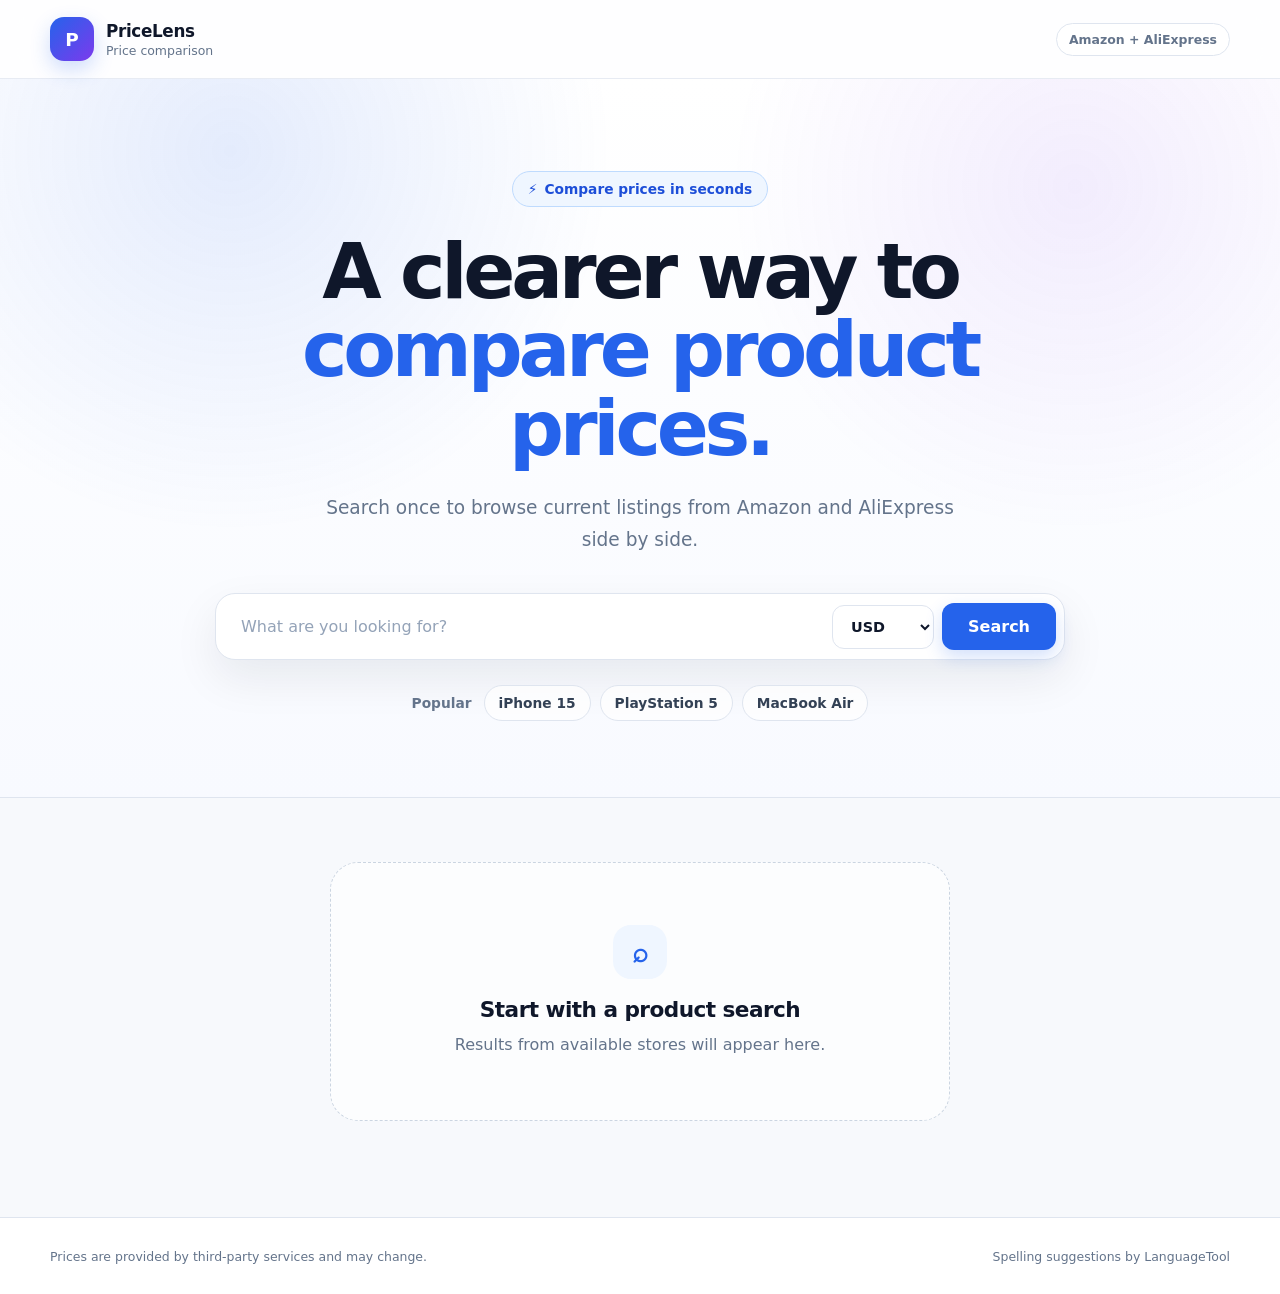
<file: PriceComparatorUI/index.html>
<!DOCTYPE html>
<html lang="en">
<head>
    <meta charset="UTF-8">
    <meta name="viewport" content="width=device-width, initial-scale=1.0">
    <meta name="description" content="Compare product prices from Amazon and AliExpress in one place.">
    <title>PriceLens | Price Comparator</title>
    <link rel="stylesheet" href="./assets/styles/main.css">
</head>
<body>
    <header class="header">
        <div class="container header-content">
            <a class="logo" href="./" aria-label="PriceLens home">
                <span class="logo-box" aria-hidden="true">P</span>
                <span class="logo-text">
                    <strong>PriceLens</strong>
                    <small>Price comparison</small>
                </span>
            </a>
            <span class="header-note">Amazon + AliExpress</span>
        </div>
    </header>

    <main>
        <section class="hero">
            <div class="container hero-content">
                <p class="hero-badge"><span aria-hidden="true">⚡</span> Compare prices in seconds</p>
                <h1 class="hero-title">A clearer way to<br><span>compare product prices.</span></h1>
                <p class="hero-description">
                    Search once to browse current listings from Amazon and AliExpress side by side.
                </p>

                <form class="search-box" id="searchForm" novalidate>
                    <label class="sr-only" for="searchInput">Product to search for</label>
                    <input
                        type="search"
                        class="search-input"
                        id="searchInput"
                        placeholder="What are you looking for?"
                        autocomplete="off"
                        minlength="2"
                        maxlength="100"
                        required
                    >

                    <label class="sr-only" for="currencySelect">Display currency</label>
                    <select class="currency-select" id="currencySelect" aria-label="Display currency">
                        <option value="USD">USD</option>
                        <option value="ILS">ILS</option>
                        <option value="EUR">EUR</option>
                    </select>

                    <button class="primary-btn search-btn" id="searchBtn" type="submit">Search</button>
                </form>

                <div class="popular-searches" aria-label="Popular searches">
                    <span class="popular-label">Popular</span>
                    <button class="popular-tag" type="button">iPhone 15</button>
                    <button class="popular-tag" type="button">PlayStation 5</button>
                    <button class="popular-tag" type="button">MacBook Air</button>
                </div>
            </div>
        </section>

        <section class="results-section" aria-labelledby="resultsTitle">
            <div class="container">
                <div class="results-header" id="resultsHeader" hidden>
                    <div>
                        <p class="eyebrow">Comparison results</p>
                        <h2 id="resultsTitle">Products</h2>
                    </div>
                    <p class="result-count" id="resultCount"></p>
                </div>
                <div class="results-notice" id="resultsNotice" role="status" hidden></div>
                <div class="results-grid" id="resultsGrid" aria-live="polite"></div>
            </div>
        </section>
    </main>

    <footer class="footer">
        <div class="container footer-content">
            <p>Prices are provided by third-party services and may change.</p>
            <a href="https://languagetool.org" target="_blank" rel="noopener noreferrer">
                Spelling suggestions by LanguageTool
            </a>
        </div>
    </footer>

    <script type="module" src="./assets/js/main.js"></script>
</body>
</html>
</file>
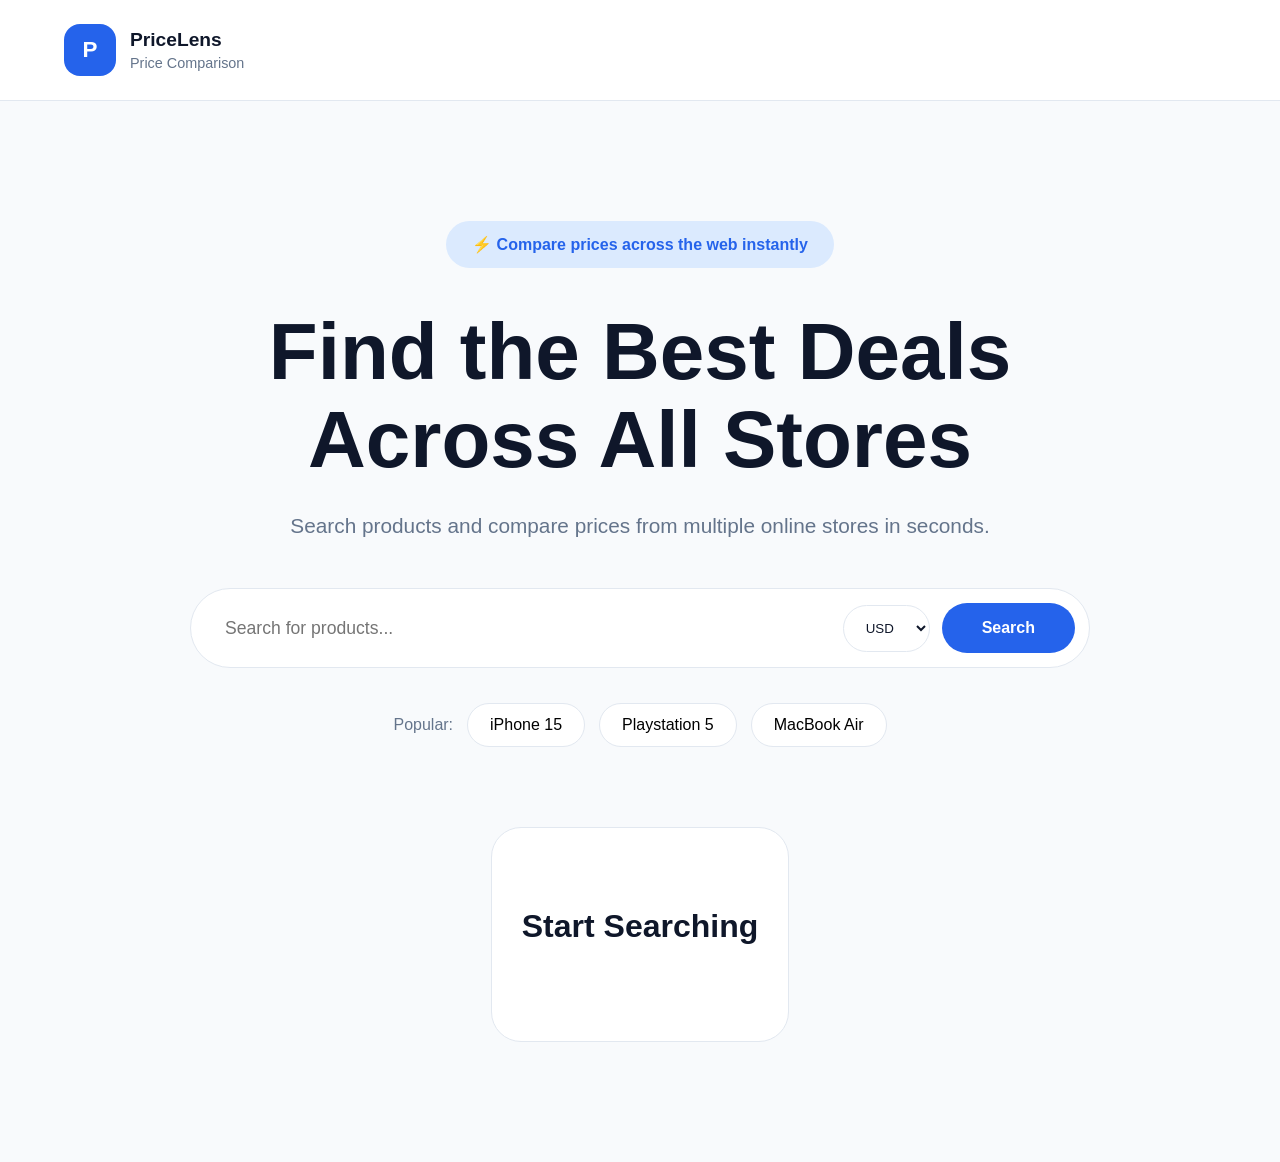
<file: Downloads/price-comparator-main/frontend/index.html>
<!DOCTYPE html>
<html lang="en">

<head>

    <meta charset="UTF-8">

    <meta name="viewport" content="width=device-width, initial-scale=1.0">

    <title>PriceLens</title>

    <link rel="stylesheet" href="./assets/styles/main.css">

</head>

<body>

    <header class="header">

        <div class="container header-content">

            <div class="logo">

                <div class="logo-box">
                    P
                </div>

                <div class="logo-text">

                    <h2>PriceLens</h2>

                    <p>Price Comparison</p>

                </div>

            </div>

        </div>

    </header>


    <section class="hero">

        <div class="container">

            <div class="hero-badge">

                ⚡ Compare prices across the web instantly

            </div>


            <h1 class="hero-title">

                Find the Best Deals<br>
                Across All Stores

            </h1>


            <p class="hero-description">

                Search products and compare prices from multiple
                online stores in seconds.

            </p>

            <div class="search-box">

                <input type="text" class="search-input" id="searchInput" placeholder="Search for products...">

                <select class="currency-select" id="currencySelect">

                    <option value="USD">USD</option>

                    <option value="ILS">ILS</option>

                    <option value="EUR">EUR</option>

                </select>

                <button class="primary-btn search-btn" id="searchBtn">

                    Search

                </button>

            </div>


            <div class="popular-searches">

                <span class="popular-label">

                    Popular:

                </span>

                <button class="popular-tag">

                    iPhone 15

                </button>

                <button class="popular-tag">

                    Playstation 5

                </button>

                <button class="popular-tag">

                    MacBook Air

                </button>

            </div>

        </div>

    </section>


    <section class="results-section">

        <div class="container">

            <div class="results-grid" id="resultsGrid">

            </div>

        </div>

    </section>


    <script type="module" src="./assets/js/main.js"></script>

</body>

</html>
</file>
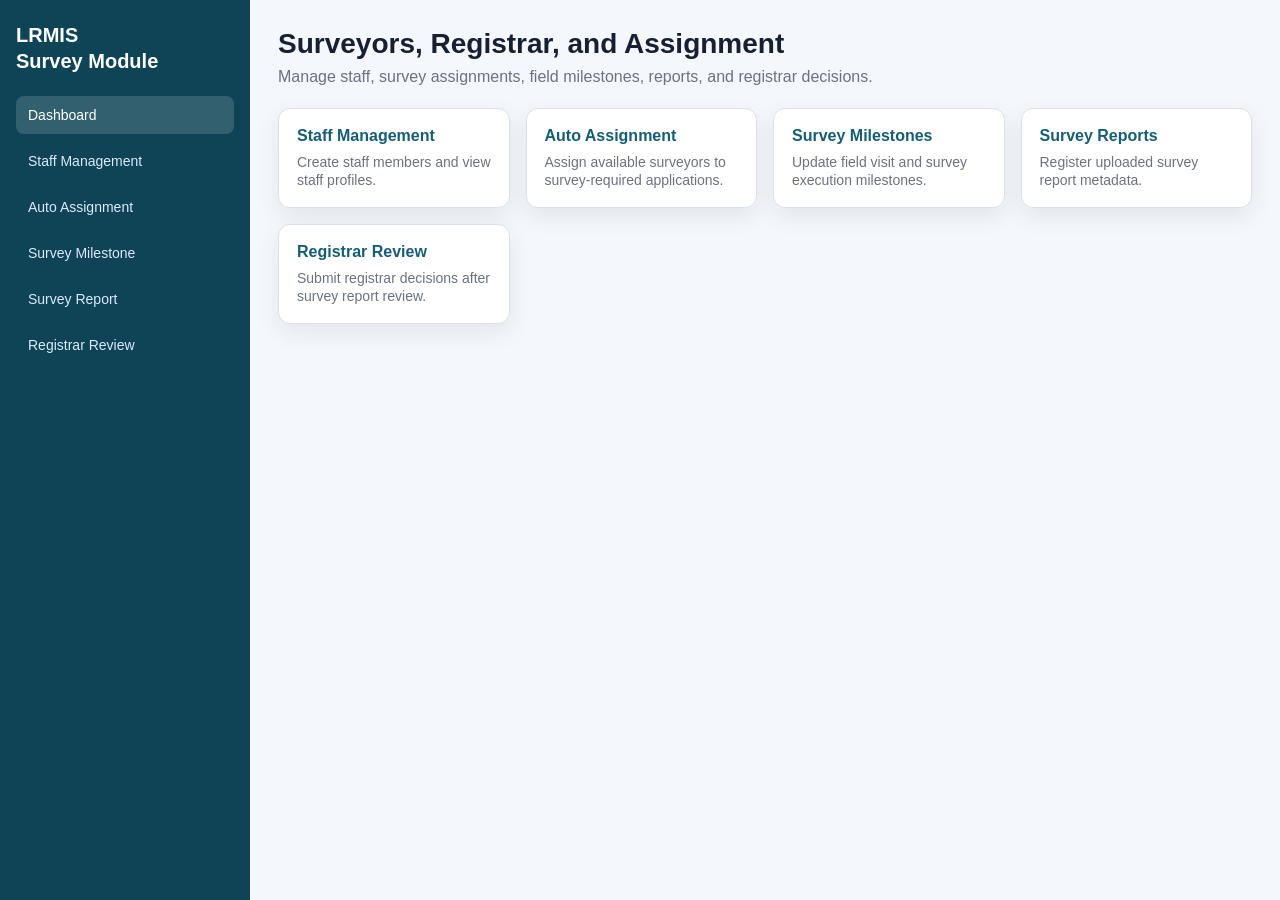
<file: OneDrive/Desktop/Materials/Web service/Land-Registration-Management-System-main/LandRegistrationUI/test.html>
<!DOCTYPE html>
<html lang="en">

<head>
  <meta charset="UTF-8">
  <meta name="viewport" content="width=device-width, initial-scale=1.0">
  <title>LRMIS Survey Module</title>
  <link rel="stylesheet" href="css/styles.css">
</head>

<body>
  <div class="app-layout">
    <aside id="sidebar" class="sidebar"></aside>

    <main class="main-content">
      <header class="page-header">
        <h1>Surveyors, Registrar, and Assignment</h1>
        <p>Manage staff, survey assignments, field milestones, reports, and registrar decisions.</p>
      </header>

      <section class="quick-links">
        <a class="quick-link" href="pages/staff.html">
          <strong>Staff Management</strong>
          <span>Create staff members and view staff profiles.</span>
        </a>
        <a class="quick-link" href="pages/auto-assignment.html">
          <strong>Auto Assignment</strong>
          <span>Assign available surveyors to survey-required applications.</span>
        </a>
        <a class="quick-link" href="pages/survey-task.html">
          <strong>Survey Milestones</strong>
          <span>Update field visit and survey execution milestones.</span>
        </a>
        <a class="quick-link" href="pages/survey-report.html">
          <strong>Survey Reports</strong>
          <span>Register uploaded survey report metadata.</span>
        </a>
        <a class="quick-link" href="pages/registrar-review.html">
          <strong>Registrar Review</strong>
          <span>Submit registrar decisions after survey report review.</span>
        </a>
      </section>
    </main>
  </div>

  <script src="js/core/config.js"></script>
  <script src="js/components/layout.js"></script>
  <script>document.addEventListener("DOMContentLoaded", function () { renderLayout("home"); });</script>
</body>

</html>
</file>
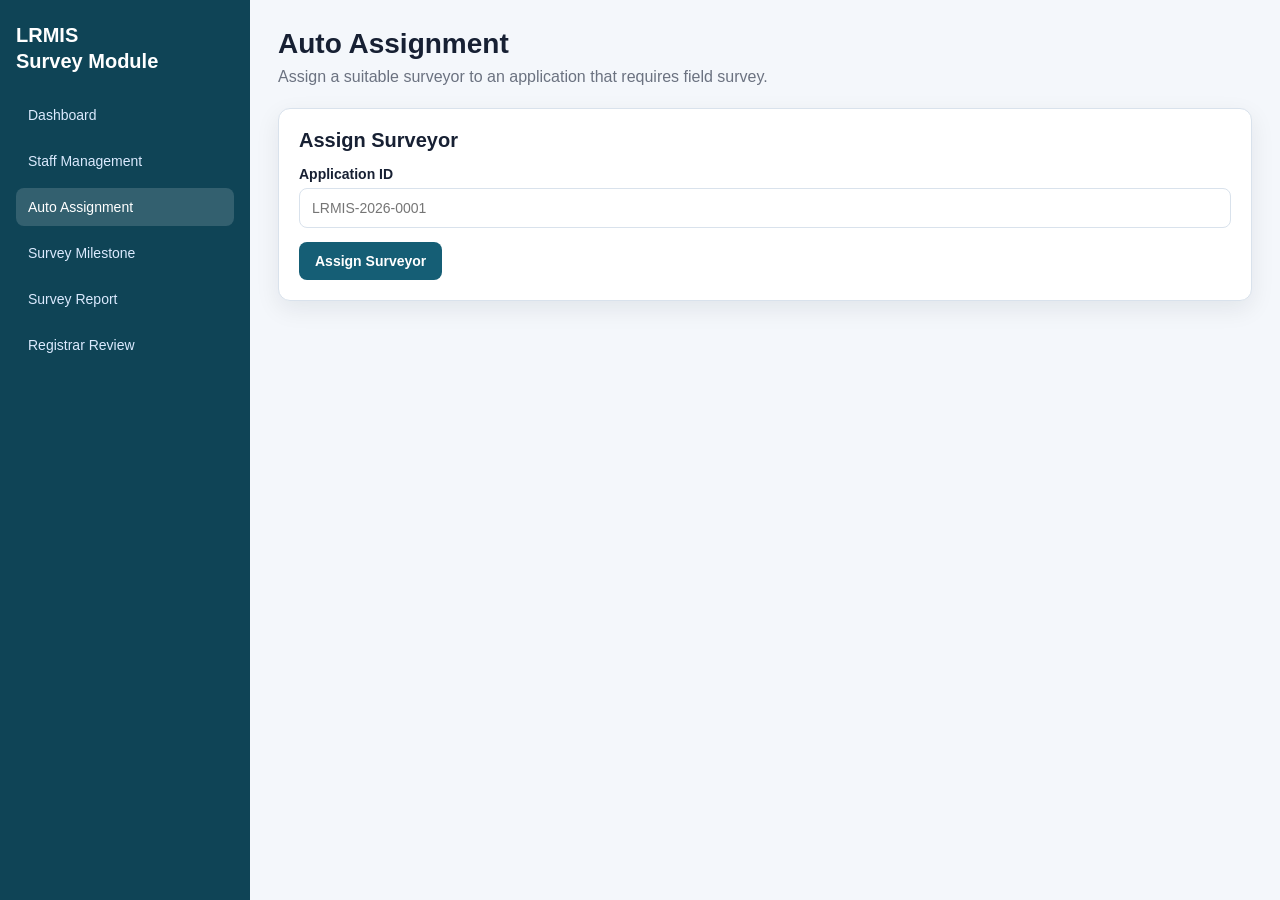
<file: OneDrive/Desktop/Materials/Web service/Land-Registration-Management-System-main/LandRegistrationUI/pages/auto-assignment.html>
<!DOCTYPE html>
<html lang="en">
<head>
  <meta charset="UTF-8">
  <meta name="viewport" content="width=device-width, initial-scale=1.0">
  <title>Auto Assignment</title>
  <link rel="stylesheet" href="../css/styles.css">
</head>
<body>
  <div class="app-layout">
    <aside id="sidebar" class="sidebar"></aside>

    <main class="main-content">
      <header class="page-header">
        <h1>Auto Assignment</h1>
        <p>Assign a suitable surveyor to an application that requires field survey.</p>
      </header>

      <div id="message" class="message-box"></div>

      <section class="card">
        <h2>Assign Surveyor</h2>
        <form id="autoAssignForm">
          <div class="form-group">
            <label for="applicationId">Application ID</label>
            <input id="applicationId" type="text" placeholder="LRMIS-2026-0001" required>
          </div>
          <button class="btn btn-primary" type="submit">Assign Surveyor</button>
        </form>
      </section>
    </main>
  </div>

  <script src="../js/core/config.js"></script>
  <script src="../js/api/assignmentsApi.js"></script>
  <script src="../js/components/layout.js"></script>
  <script src="../js/components/ui.js"></script>
  <script src="../js/pages/autoAssignmentPage.js"></script>
</body>
</html>
</file>
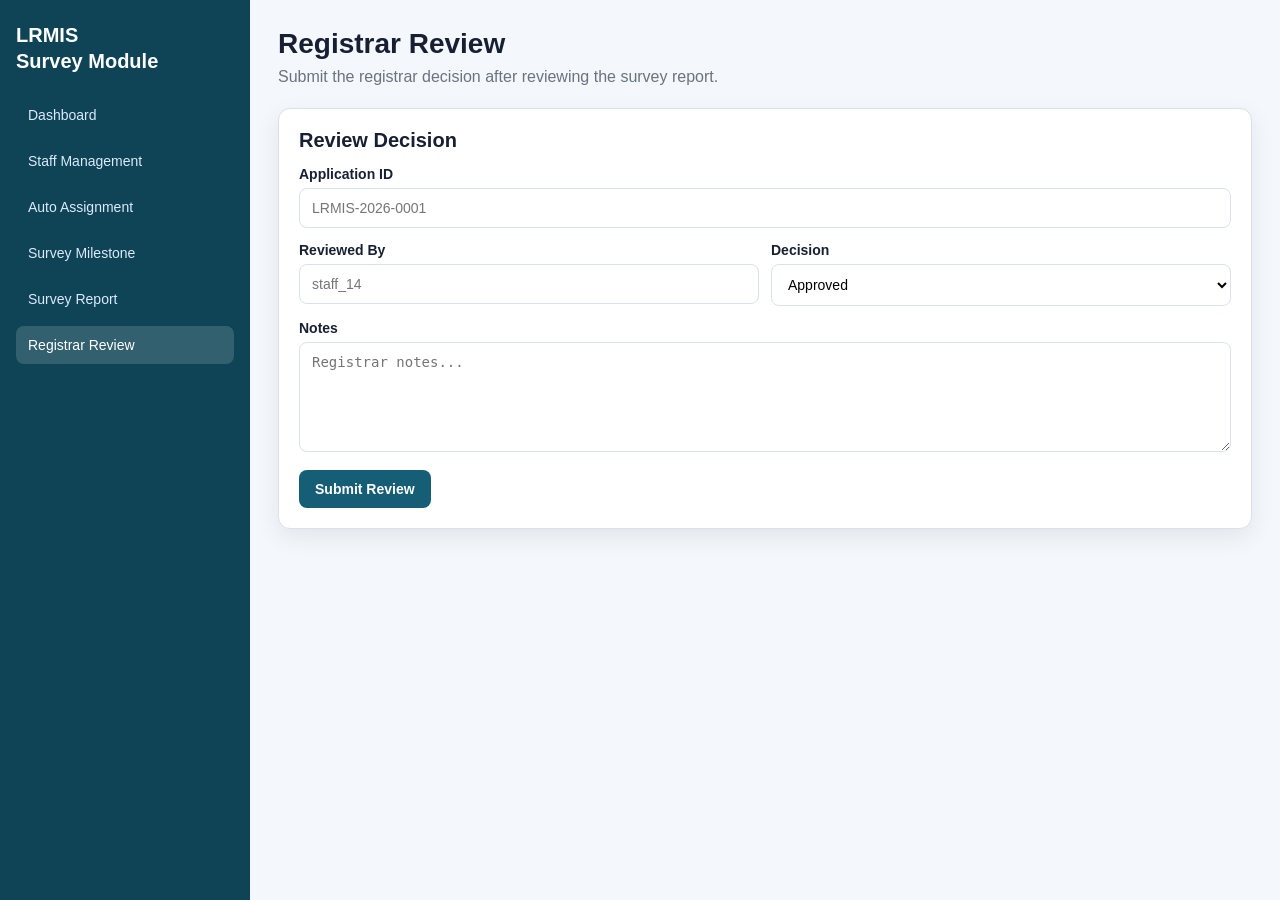
<file: OneDrive/Desktop/Materials/Web service/Land-Registration-Management-System-main/LandRegistrationUI/pages/registrar-review.html>
<!DOCTYPE html>
<html lang="en">
<head>
  <meta charset="UTF-8">
  <meta name="viewport" content="width=device-width, initial-scale=1.0">
  <title>Registrar Review</title>
  <link rel="stylesheet" href="../css/styles.css">
</head>
<body>
  <div class="app-layout">
    <aside id="sidebar" class="sidebar"></aside>

    <main class="main-content">
      <header class="page-header">
        <h1>Registrar Review</h1>
        <p>Submit the registrar decision after reviewing the survey report.</p>
      </header>

      <div id="message" class="message-box"></div>

      <section class="card">
        <h2>Review Decision</h2>
        <form id="registrarReviewForm">
          <div class="form-group">
            <label for="applicationId">Application ID</label>
            <input id="applicationId" type="text" placeholder="LRMIS-2026-0001" required>
          </div>

          <div class="form-row">
            <div class="form-group">
              <label for="reviewedBy">Reviewed By</label>
              <input id="reviewedBy" type="text" placeholder="staff_14" required>
            </div>
            <div class="form-group">
              <label for="decision">Decision</label>
              <select id="decision" required>
                <option value="approved">Approved</option>
                <option value="rejected">Rejected</option>
                <option value="needs_correction">Needs Correction</option>
              </select>
            </div>
          </div>

          <div class="form-group">
            <label for="notes">Notes</label>
            <textarea id="notes" placeholder="Registrar notes..." required></textarea>
          </div>

          <button class="btn btn-primary" type="submit">Submit Review</button>
        </form>
      </section>
    </main>
  </div>

  <script src="../js/core/config.js"></script>
  <script src="../js/api/assignmentsApi.js"></script>
  <script src="../js/components/layout.js"></script>
  <script src="../js/components/ui.js"></script>
  <script src="../js/pages/registrarReviewPage.js"></script>
</body>
</html>
</file>
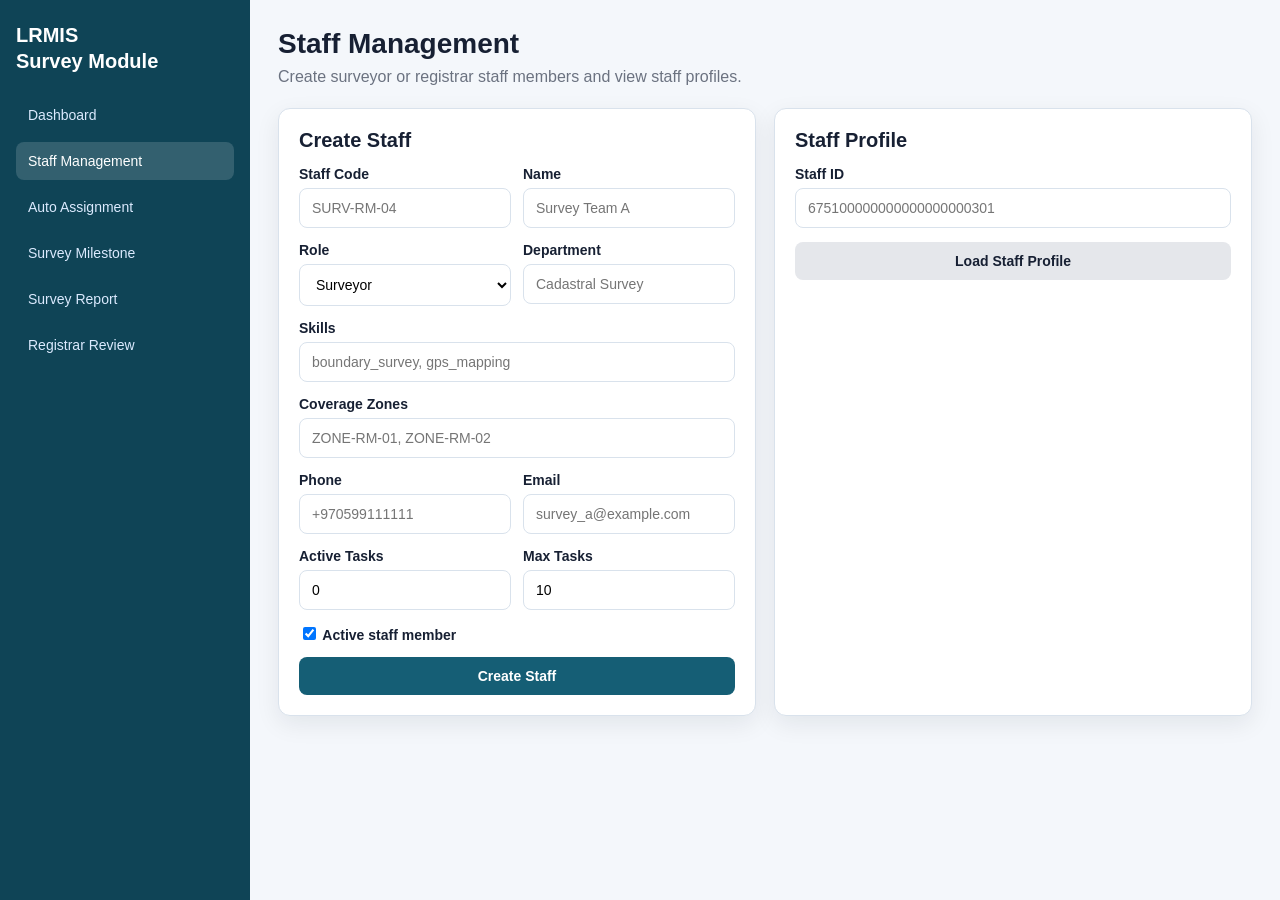
<file: OneDrive/Desktop/Materials/Web service/Land-Registration-Management-System-main/LandRegistrationUI/pages/staff.html>
<!DOCTYPE html>
<html lang="en">
<head>
  <meta charset="UTF-8">
  <meta name="viewport" content="width=device-width, initial-scale=1.0">
  <title>Staff Management</title>
  <link rel="stylesheet" href="../css/styles.css">
</head>
<body>
  <div class="app-layout">
    <aside id="sidebar" class="sidebar"></aside>

    <main class="main-content">
      <header class="page-header">
        <h1>Staff Management</h1>
        <p>Create surveyor or registrar staff members and view staff profiles.</p>
      </header>

      <div id="message" class="message-box"></div>

      <div class="grid-2">
        <section class="card">
          <h2>Create Staff</h2>
          <form id="createStaffForm">
            <div class="form-row">
              <div class="form-group">
                <label for="staffCode">Staff Code</label>
                <input id="staffCode" type="text" placeholder="SURV-RM-04" required>
              </div>
              <div class="form-group">
                <label for="name">Name</label>
                <input id="name" type="text" placeholder="Survey Team A" required>
              </div>
            </div>

            <div class="form-row">
              <div class="form-group">
                <label for="role">Role</label>
                <select id="role" required>
                  <option value="surveyor">Surveyor</option>
                  <option value="registrar">Registrar</option>
                </select>
              </div>
              <div class="form-group">
                <label for="department">Department</label>
                <input id="department" type="text" placeholder="Cadastral Survey" required>
              </div>
            </div>

            <div class="form-group">
              <label for="skills">Skills</label>
              <input id="skills" type="text" placeholder="boundary_survey, gps_mapping" required>
            </div>

            <div class="form-group">
              <label for="zones">Coverage Zones</label>
              <input id="zones" type="text" placeholder="ZONE-RM-01, ZONE-RM-02" required>
            </div>

            <div class="form-row">
              <div class="form-group">
                <label for="phone">Phone</label>
                <input id="phone" type="text" placeholder="+970599111111" required>
              </div>
              <div class="form-group">
                <label for="email">Email</label>
                <input id="email" type="email" placeholder="survey_a@example.com" required>
              </div>
            </div>

            <div class="form-row">
              <div class="form-group">
                <label for="activeTasks">Active Tasks</label>
                <input id="activeTasks" type="number" min="0" value="0" required>
              </div>
              <div class="form-group">
                <label for="maxTasks">Max Tasks</label>
                <input id="maxTasks" type="number" min="1" value="10" required>
              </div>
            </div>

            <div class="form-group">
              <label>
                <input id="active" type="checkbox" checked style="width:auto;">
                Active staff member
              </label>
            </div>

            <button class="btn btn-primary btn-full" type="submit">Create Staff</button>
          </form>
        </section>

        <section class="card">
          <h2>Staff Profile</h2>
          <form id="getStaffForm">
            <div class="form-group">
              <label for="staffId">Staff ID</label>
              <input id="staffId" type="text" placeholder="675100000000000000000301" required>
            </div>
            <button class="btn btn-secondary btn-full" type="submit">Load Staff Profile</button>
          </form>

          <div id="staffProfile" class="details-box" style="display:none;">
            <div><strong>Name:</strong> <span id="profileName">-</span></div>
            <div><strong>Staff Code:</strong> <span id="profileCode">-</span></div>
            <div><strong>Role:</strong> <span id="profileRole">-</span></div>
            <div><strong>Department:</strong> <span id="profileDepartment">-</span></div>
            <div><strong>Email:</strong> <span id="profileEmail">-</span></div>
            <div><strong>Phone:</strong> <span id="profilePhone">-</span></div>
            <div><strong>Skills:</strong> <span id="profileSkills">-</span></div>
            <div><strong>Zones:</strong> <span id="profileZones">-</span></div>
            <div><strong>Workload:</strong> <span id="profileWorkload">-</span></div>
            <div><strong>Status:</strong> <span id="profileActive">-</span></div>
          </div>
        </section>
      </div>
    </main>
  </div>

  <script src="../js/core/config.js"></script>
  <script src="../js/api/staffApi.js"></script>
  <script src="../js/components/layout.js"></script>
  <script src="../js/components/ui.js"></script>
  <script src="../js/pages/staffPage.js"></script>
</body>
</html>
</file>
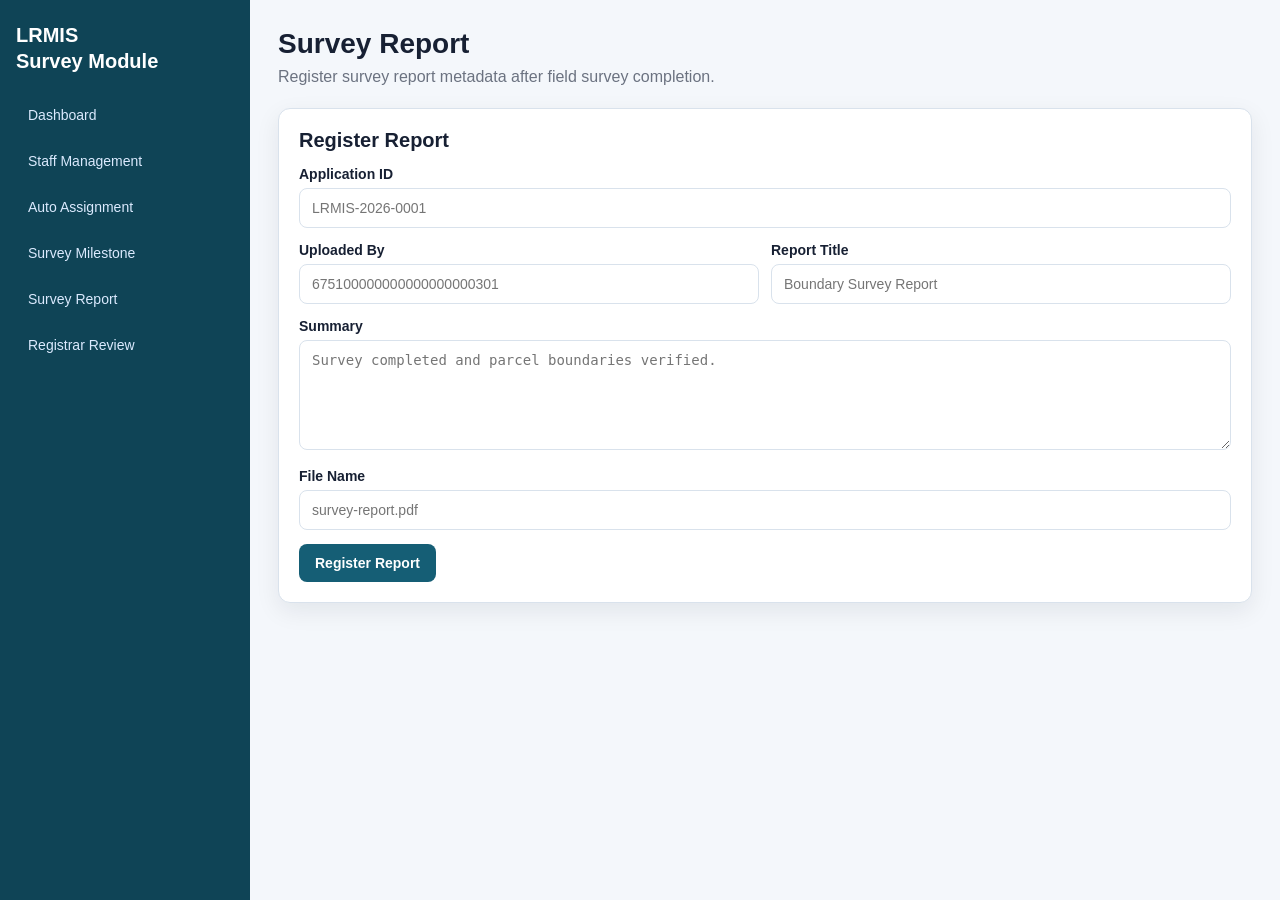
<file: OneDrive/Desktop/Materials/Web service/Land-Registration-Management-System-main/LandRegistrationUI/pages/survey-report.html>
<!DOCTYPE html>
<html lang="en">

<head>
  <meta charset="UTF-8">
  <meta name="viewport" content="width=device-width, initial-scale=1.0">
  <title>Survey Report</title>
  <link rel="stylesheet" href="../css/styles.css">
</head>

<body>
  <div class="app-layout">
    <aside id="sidebar" class="sidebar"></aside>

    <main class="main-content">
      <header class="page-header">
        <h1>Survey Report</h1>
        <p>Register survey report metadata after field survey completion.</p>
      </header>

      <div id="message" class="message-box"></div>

      <section class="card">
        <h2>Register Report</h2>

        <form id="surveyReportForm">
          <div class="form-group">
            <label for="applicationId">Application ID</label>
            <input id="applicationId" type="text" placeholder="LRMIS-2026-0001" required>
          </div>

          <div class="form-row">
            <div class="form-group">
              <label for="uploadedBy">Uploaded By</label>
              <input id="uploadedBy" type="text" placeholder="675100000000000000000301" required>
            </div>

            <div class="form-group">
              <label for="reportTitle">Report Title</label>
              <input id="reportTitle" type="text" placeholder="Boundary Survey Report" required>
            </div>
          </div>

          <div class="form-group">
            <label for="summary">Summary</label>
            <textarea id="summary" placeholder="Survey completed and parcel boundaries verified." required></textarea>
          </div>

          <div class="form-group">
            <label for="fileName">File Name</label>
            <input id="fileName" type="text" placeholder="survey-report.pdf" required>
          </div>

          <button class="btn btn-primary" type="submit">Register Report</button>
        </form>
      </section>
    </main>
  </div>

  <script src="../js/core/config.js"></script>
  <script src="../js/api/assignmentsApi.js"></script>
  <script src="../js/components/layout.js"></script>
  <script src="../js/components/ui.js"></script>
  <script src="../js/pages/surveyReportPage.js"></script>
</body>

</html>
</file>
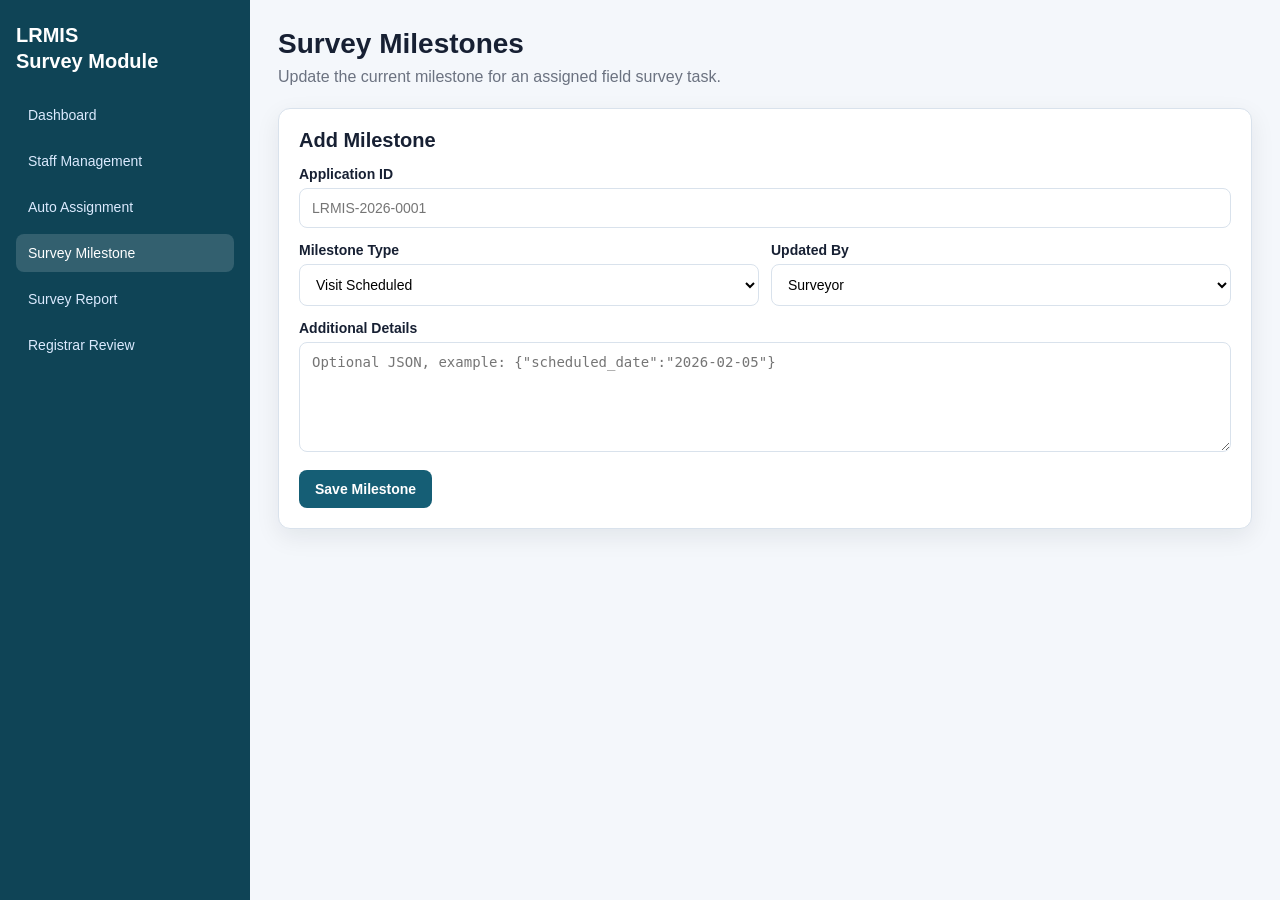
<file: OneDrive/Desktop/Materials/Web service/Land-Registration-Management-System-main/LandRegistrationUI/pages/survey-task.html>
<!DOCTYPE html>
<html lang="en">
<head>
  <meta charset="UTF-8">
  <meta name="viewport" content="width=device-width, initial-scale=1.0">
  <title>Survey Milestones</title>
  <link rel="stylesheet" href="../css/styles.css">
</head>
<body>
  <div class="app-layout">
    <aside id="sidebar" class="sidebar"></aside>

    <main class="main-content">
      <header class="page-header">
        <h1>Survey Milestones</h1>
        <p>Update the current milestone for an assigned field survey task.</p>
      </header>

      <div id="message" class="message-box"></div>

      <section class="card">
        <h2>Add Milestone</h2>
        <form id="milestoneForm">
          <div class="form-group">
            <label for="applicationId">Application ID</label>
            <input id="applicationId" type="text" placeholder="LRMIS-2026-0001" required>
          </div>

          <div class="form-row">
            <div class="form-group">
              <label for="milestoneType">Milestone Type</label>
              <select id="milestoneType" required>
                <option value="visit_scheduled">Visit Scheduled</option>
                <option value="arrived_on_site">Arrived On Site</option>
                <option value="survey_started">Survey Started</option>
                <option value="survey_completed">Survey Completed</option>
              </select>
            </div>
            <div class="form-group">
              <label for="by">Updated By</label>
              <select id="by" required>
                <option value="surveyor">Surveyor</option>
                <option value="system">System</option>
                <option value="registrar">Registrar</option>
              </select>
            </div>
          </div>

          <div class="form-group">
            <label for="meta">Additional Details</label>
            <textarea id="meta" placeholder='Optional JSON, example: {"scheduled_date":"2026-02-05"}'></textarea>
          </div>

          <button class="btn btn-primary" type="submit">Save Milestone</button>
        </form>
      </section>
    </main>
  </div>

  <script src="../js/core/config.js"></script>
  <script src="../js/api/assignmentsApi.js"></script>
  <script src="../js/components/layout.js"></script>
  <script src="../js/components/ui.js"></script>
  <script src="../js/pages/surveyTaskPage.js"></script>
</body>
</html>
</file>
<file: PriceComparatorUI/assets/styles/main.css>
@import "./variables.css";
@import "./utilities.css";
@import "./components.css";
@import "./responsive.css";
</file>
<file: Downloads/price-comparator-main/frontend/assets/styles/main.css>
@import "./variables.css";
@import "./utilities.css";
@import "./components.css";
@import "./responsive.css";
</file>
<file: OneDrive/Desktop/Materials/Web service/Land-Registration-Management-System-main/LandRegistrationUI/css/styles.css>
@import url("./variables.css");
@import url("./layout.css");
@import url("./components/buttons.css");
@import url("./components/cards.css");
@import url("./components/forms.css");
@import url("./components/alerts.css");
@import url("./pages/dashboard.css");
</file>
